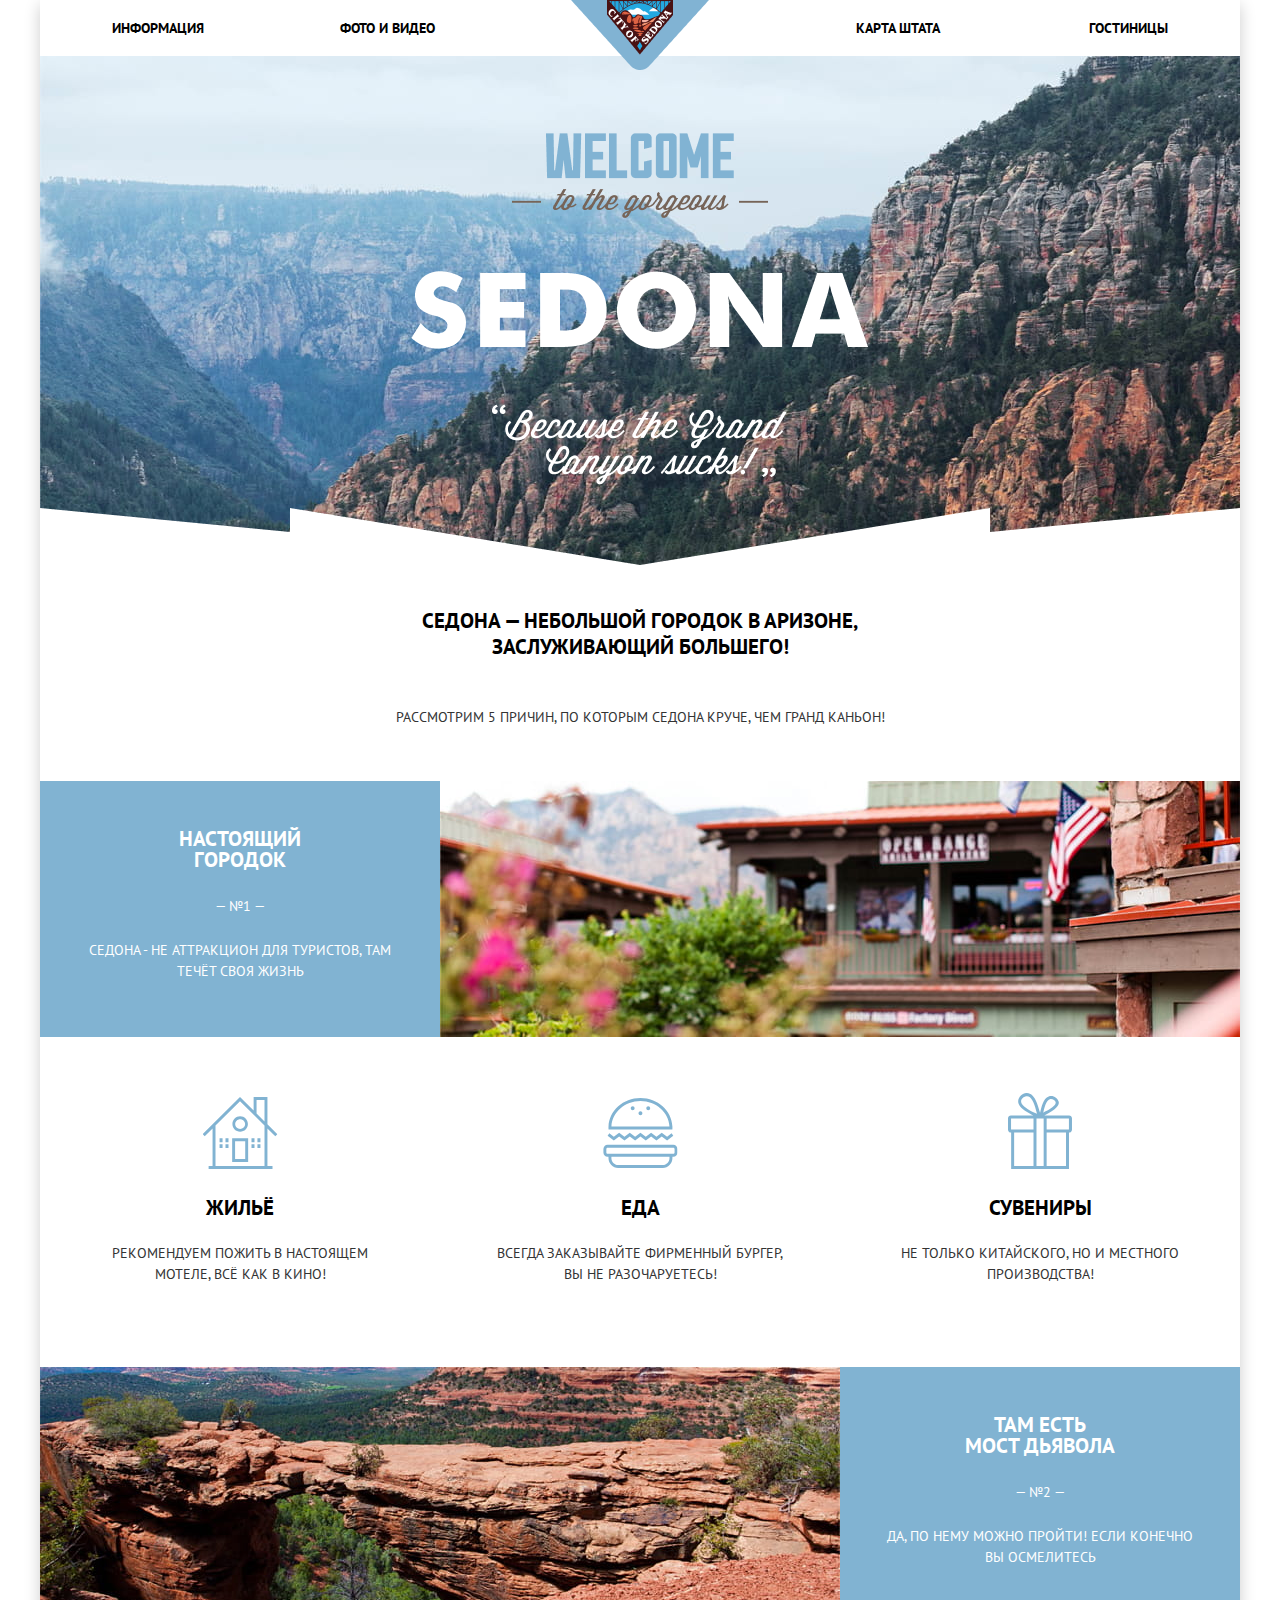
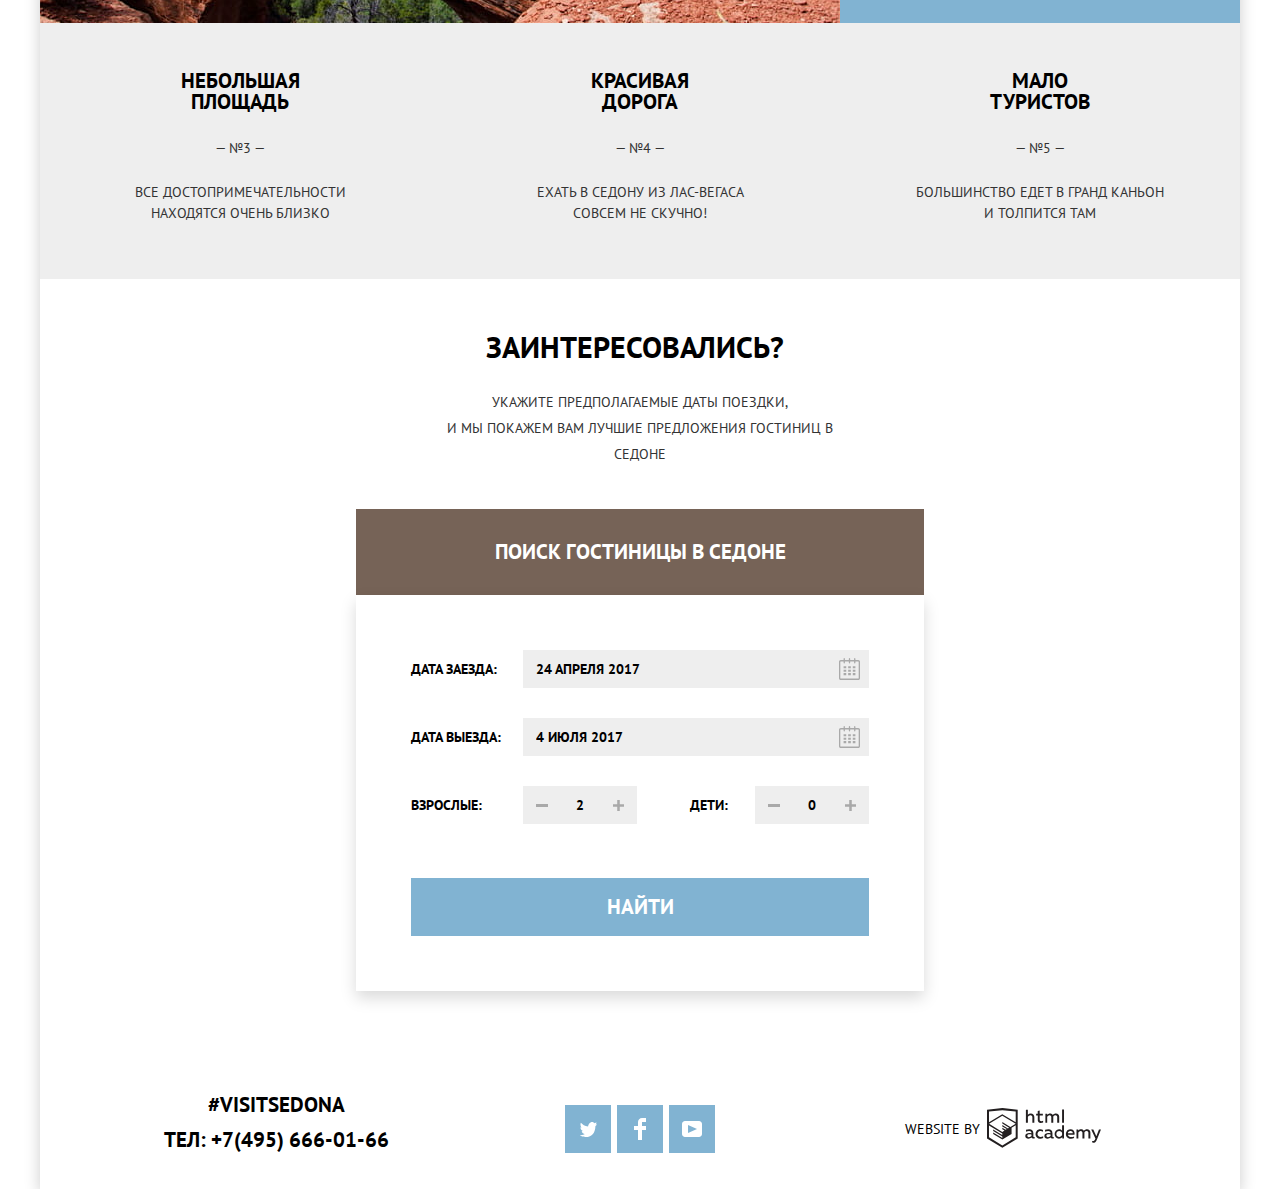
<file: index.html>
<!DOCTYPE html>
<html class="page" lang="ru">
  <head>
    <meta charset="utf-8">
    <title>Седона</title>
    <link rel="icon" href="favicon.ico">
    <link rel="icon" href="img/icons/icon.svg" type="image/svg+xml">
    <link rel="apple-touch-icon" href="img/icons/180.png">
    <link rel="manifest" href="manifest.webmanifest">
    <link rel="stylesheet" href="css/normalize.css">
    <link rel="stylesheet" href="css/style.min.css">
  </head>
  <body class="page-body">
    <header class="main-header">
      <nav class="nav">
        <a class="logo">
          <img src="img/logo.png" width="138" height="70" alt="Логотип города Седона">
        </a>
        <ul class="nav-list">
          <li class="nav-item"><a class="nav-link" href="#">Информация</a></li>
          <li class="nav-item"><a class="nav-link" href="#">Фото и видео</a></li>
          <li class="nav-item"><a class="nav-link" href="#">Карта штата</a></li>
          <li class="nav-item"><a class="nav-link" href="catalog.html">Гостиницы</a></li>
        </ul>
      </nav>
    </header>
    <main>
      <section class="intro">
        <h1 class="visually-hidden">Город Седона</h1>
        <p class="intro-image">
          <img class="intro-slogan" src="img/slogan.png" width="458" height="352" alt="Welcome to the gorgeous Sedona">
        </p>
        <p class="intro-info">Седона — небольшой городок в Аризоне, заслуживающий большего!</p>
      </section>
      <section class="advantages">
        <h2 class="visually-hidden">Преимущества Седоны</h2>
        <p class="advantages-list-caption">Рассмотрим 5 причин, по которым Седона круче, чем Гранд Каньон!</p>
        <ul class="advantages-list">
          <li class="advantage-item real-city">
            <div class="advantage-item-text">
              <h3 class="advantage-title">Настоящий городок</h3>
              <p class="advantage-number">— №1 —</p>
              <p class="advantage-description">Седона - не аттракцион для туристов, там течёт своя жизнь</p>
            </div>
            <ul class="features-list">
              <li class="feature-item">
                <h3 class="feature-title motel">Жильё</h3>
                <p class="feature-description">Рекомендуем пожить в настоящем мотеле, всё как в кино!</p>
              </li>
              <li class="feature-item">
                <h3 class="feature-title food">Еда</h3>
                <p class="feature-description">Всегда заказывайте фирменный бургер, вы не разочаруетесь!</p>
              </li>
              <li class="feature-item">
                <h3 class="feature-title gifts">Сувениры</h3>
                <p class="feature-description">Не только китайского, но и местного производства!</p>
              </li>
            </ul>
          </li>
          <li class="advantage-item devils-bridge">
            <div class="advantage-item-text">
              <h3 class="advantage-title">Там есть Мост дьявола</h3>
              <p class="advantage-number">— №2 —</p>
              <p class="advantage-description">Да, по нему можно пройти! Если конечно вы осмелитесь</p>
            </div>
          </li>
          <li class="advantage-item">
            <div class="advantage-item-text">
              <h3 class="advantage-title">Небольшая площадь</h3>
              <p class="advantage-number">— №3 —</p>
              <p class="advantage-description">Все достопримечательности находятся очень близко</p>
            </div>
          </li>
          <li class="advantage-item">
            <div class="advantage-item-text">
              <h3 class="advantage-title">Красивая дорога</h3>
              <p class="advantage-number">— №4 —</p>
              <p class="advantage-description">Ехать в Седону из Лас-Вегаса совсем не скучно!</p>
            </div>
          </li>
          <li class="advantage-item">
            <div class="advantage-item-text">
              <h3 class="advantage-title">Мало туристов</h3>
              <p class="advantage-number">— №5 —</p>
              <p class="advantage-description">Большинство едет в Гранд Каньон и толпится там</p>
            </div>
          </li>
        </ul>
      </section>
      <section class="booking">
        <h2 class="visually-hidden">Поиск гостиницы в Седоне</h2>
        <p class="booking-caption">Заинтересовались?</p>
        <p class="booking-info">Укажите предполагаемые даты поездки,<br>
          и мы покажем вам лучшие предложения гостиниц в Cедоне</p>
        <button class="button button-hazel button-search-form" type="button"><span class="button-content">Поиск гостиницы в Седоне</span></button>
        <div class="booking_container">
          <form class="booking-form" action="https://echo.htmlacademy.ru" method="post">
            <p class="booking-item">
              <label for="check-in-date">Дата заезда:</label>
              <input class="booking-input" type="text" id="check-in-date" name="check-in" placeholder="24 апреля 2017">
              <button class="calendar-button" type="button" aria-label="Выбор даты заезда">
                <svg aria-hidden="true" focusable="false" class="calendar" width="21" height="23" viewBox="0 0 21 23" fill="none" xmlns="http://www.w3.org/2000/svg">
                  <path fill-rule="evenodd" clip-rule="evenodd" d="M16.406 3.02498H19.251C20.217 3.02498 21 3.84698 21 4.86198V21.164C21 22.179 20.217 23 19.251 23H1.75C0.784 23 0 22.179 0 21.164V4.86198C0 3.84698 0.784 3.02498 1.75 3.02498H4.593V1.64798C4.593 1.26698 4.887 0.958984 5.25 0.958984C5.612 0.958984 5.906 1.26698 5.906 1.64798V3.02498H9.844V1.64798C9.844 1.26698 10.138 0.958984 10.501 0.958984C10.862 0.958984 11.156 1.26698 11.156 1.64798V3.02498H15.094V1.64798C15.094 1.26698 15.387 0.958984 15.75 0.958984C16.112 0.958984 16.406 1.26698 16.406 1.64798V3.02498ZM19.5646 21.484C19.6466 21.3979 19.691 21.2828 19.688 21.164H19.689V4.86198C19.689 4.60898 19.493 4.40298 19.252 4.40298H16.407V5.78098C16.407 6.16198 16.113 6.46998 15.751 6.46998C15.388 6.46998 15.095 6.16198 15.095 5.78098V4.40298H11.157V5.78098C11.157 6.16198 10.863 6.46998 10.502 6.46998C10.139 6.46998 9.845 6.16198 9.845 5.78098V4.40298H5.907V5.78098C5.907 6.16198 5.613 6.46998 5.251 6.46998C4.888 6.46998 4.594 6.16198 4.594 5.78098V4.40298H1.75C1.50263 4.40953 1.30696 4.61458 1.312 4.86198V21.164C1.30696 21.4114 1.50263 21.6164 1.75 21.623H19.251C19.3698 21.6201 19.4826 21.5701 19.5646 21.484Z" fill="#a9a9a9"/>
                  <path fill-rule="evenodd" clip-rule="evenodd" d="M4.59399 9.2251H7.21899V11.2911H4.59399V9.2251ZM4.59399 12.6681H7.21899V14.7351H4.59399V12.6681ZM7.21899 16.1121H4.59399V18.1781H7.21899V16.1121ZM9.18799 16.1121H11.813V18.1781H9.18799V16.1121ZM11.813 12.6681H9.18799V14.7351H11.813V12.6681ZM9.18799 9.2251H11.813V11.2911H9.18799V9.2251ZM16.406 16.1121H13.781V18.1781H16.406V16.1121ZM13.781 12.6681H16.406V14.7351H13.781V12.6681ZM16.406 9.2251H13.781V11.2911H16.406V9.2251Z" fill="#a9a9a9"/>
                </svg>
              </button>
            </p>
            <p class="booking-item">
              <label for="check-out-date">Дата выезда:</label>
              <input class="booking-input" type="text" id="check-out-date" name="check-out" placeholder="4 июля 2017">
              <button class="calendar-button" type="button" aria-label="Выбор даты выезда">
                <svg aria-hidden="true" focusable="false" class="calendar" width="21" height="23" viewBox="0 0 21 23" fill="none" xmlns="http://www.w3.org/2000/svg">
                  <path fill-rule="evenodd" clip-rule="evenodd" d="M16.406 3.02498H19.251C20.217 3.02498 21 3.84698 21 4.86198V21.164C21 22.179 20.217 23 19.251 23H1.75C0.784 23 0 22.179 0 21.164V4.86198C0 3.84698 0.784 3.02498 1.75 3.02498H4.593V1.64798C4.593 1.26698 4.887 0.958984 5.25 0.958984C5.612 0.958984 5.906 1.26698 5.906 1.64798V3.02498H9.844V1.64798C9.844 1.26698 10.138 0.958984 10.501 0.958984C10.862 0.958984 11.156 1.26698 11.156 1.64798V3.02498H15.094V1.64798C15.094 1.26698 15.387 0.958984 15.75 0.958984C16.112 0.958984 16.406 1.26698 16.406 1.64798V3.02498ZM19.5646 21.484C19.6466 21.3979 19.691 21.2828 19.688 21.164H19.689V4.86198C19.689 4.60898 19.493 4.40298 19.252 4.40298H16.407V5.78098C16.407 6.16198 16.113 6.46998 15.751 6.46998C15.388 6.46998 15.095 6.16198 15.095 5.78098V4.40298H11.157V5.78098C11.157 6.16198 10.863 6.46998 10.502 6.46998C10.139 6.46998 9.845 6.16198 9.845 5.78098V4.40298H5.907V5.78098C5.907 6.16198 5.613 6.46998 5.251 6.46998C4.888 6.46998 4.594 6.16198 4.594 5.78098V4.40298H1.75C1.50263 4.40953 1.30696 4.61458 1.312 4.86198V21.164C1.30696 21.4114 1.50263 21.6164 1.75 21.623H19.251C19.3698 21.6201 19.4826 21.5701 19.5646 21.484Z" fill="#a9a9a9"/>
                  <path fill-rule="evenodd" clip-rule="evenodd" d="M4.59399 9.2251H7.21899V11.2911H4.59399V9.2251ZM4.59399 12.6681H7.21899V14.7351H4.59399V12.6681ZM7.21899 16.1121H4.59399V18.1781H7.21899V16.1121ZM9.18799 16.1121H11.813V18.1781H9.18799V16.1121ZM11.813 12.6681H9.18799V14.7351H11.813V12.6681ZM9.18799 9.2251H11.813V11.2911H9.18799V9.2251ZM16.406 16.1121H13.781V18.1781H16.406V16.1121ZM13.781 12.6681H16.406V14.7351H13.781V12.6681ZM16.406 9.2251H13.781V11.2911H16.406V9.2251Z" fill="#a9a9a9"/>
                </svg>
              </button>
            </p>
            <p class="booking-item">
              <label for="adults-number">Взрослые:</label>
              <button class="minus-button" type="button" aria-label="Уменьшить количество">
                <svg aria-hidden="true" focusable="false" class="minus" width="12" height="3" viewBox="0 0 12 3" fill="none" xmlns="http://www.w3.org/2000/svg">
                  <rect width="12" height="3" fill="#a9a9a9"/>
                </svg>
              </button>
              <input class="booking-input" type="text" id="adults-number" name="adults" value="2">
              <button class="plus-button" type="button" aria-label="Увеличить количество">
                <svg aria-hidden="true" focusable="false" class="plus" width="11" height="11" viewBox="0 0 11 11" fill="none" xmlns="http://www.w3.org/2000/svg">
                  <path fill-rule="evenodd" clip-rule="evenodd" d="M4.23086 6.76932V11H6.76932V6.76932H11V4.23086H6.76932V0H4.23085V4.23086H0V6.76932H4.23086Z" fill="#a9a9a9"/>
                </svg>
              </button>
            </p>
            <p class="booking-item">
              <label for="children-number">Дети:</label>
              <button class="minus-button" type="button" aria-label="Уменьшить количество">
                <svg aria-hidden="true" focusable="false" class="minus" width="12" height="3" viewBox="0 0 12 3" fill="none" xmlns="http://www.w3.org/2000/svg">
                  <rect width="12" height="3" fill="#a9a9a9"/>
                </svg>
              </button>
              <input class="booking-input" type="text" id="children-number" name="children" value="0">
              <button class="plus-button" type="button" aria-label="Увеличить количество">
                <svg aria-hidden="true" focusable="false" class="plus" width="11" height="11" viewBox="0 0 11 11" fill="none" xmlns="http://www.w3.org/2000/svg">
                  <path fill-rule="evenodd" clip-rule="evenodd" d="M4.23086 6.76932V11H6.76932V6.76932H11V4.23086H6.76932V0H4.23085V4.23086H0V6.76932H4.23086Z" fill="#a9a9a9"/>
                </svg>
              </button>
            </p>
            <button class="button button-blue button-search" type="submit"><span class="button-content">Найти</span></button>
          </form>
          <iframe class="map" src="https://www.google.com/maps/embed?pb=!1m18!1m12!1m3!1d838251.8609511019!2d-112.06190084494688!3d34.84563916322177!2m3!1f0!2f0!3f0!3m2!1i1024!2i768!4f13.1!3m3!1m2!1s0x872da132f942b00d%3A0x5548c523fa6c8efd!2z0KHQtdC00L7QvdCwLCDQkNGA0LjQt9C-0L3QsCA4NjMzNiwg0KHQqNCQ!5e0!3m2!1sru!2sby!4v1615929877086!5m2!1sru!2sby" width="1200" height="594" allowfullscreen title="Расположение на карте города Седона, штат Аризона, США"></iframe>
        </div>
      </section>
    </main>
    <footer class="main-footer main-page-footer">
      <div class="container">
        <section class="contacts">
          <h2 class="visually-hidden">Контакты</h2>
          <p class="contacts-hashtag">#visitSEDONA</p>
          <p class="contacts-phone">ТЕЛ: <a href="tel:+74956660166">+7(495) 666-01-66</a></p>
        </section>
        <section class="socials">
          <h2 class="visually-hidden">Социальные сети</h2>
          <ul class="socials-list">
            <li>
              <a class="social-button button-blue" href="#" aria-label="Twitter">
                <svg aria-hidden="true" focusable="false" width="17" height="17" viewBox="0 0 17 17" fill="none" xmlns="http://www.w3.org/2000/svg">
                  <path class="button-icon" d="M10.95 1.14409C12.635 0.648089 13.934 1.41409 14.527 2.32309C15.2 2.09209 15.858 1.84209 16.538 1.61509C16.5249 2.30145 16.2117 2.94761 15.681 3.38309C16.366 3.55309 16.985 2.89209 16.985 2.89209C16.816 3.89209 15.979 4.68009 15.422 4.91609C15.191 11.6661 12.247 16.1331 5.34498 15.9981H4.89898C4.48898 15.9981 0.734977 15.5381 0.000976562 14.1111C2.27198 14.3071 3.89398 13.6891 4.69398 12.9341C3.73398 12.6341 2.01498 12.4571 1.71498 9.98409C2.06398 10.0901 2.27898 10.2121 2.90498 10.1031C1.70498 9.24709 0.373977 8.53009 0.447977 6.33009C0.732977 6.65809 1.51498 6.86609 1.78798 6.80209C1.08498 6.56109 -0.182023 3.44209 0.893977 1.85009C2.71198 3.70409 4.62898 5.45609 8.04598 5.62309C8.25398 3.33009 9.18298 1.79309 10.95 1.14409Z" fill="#ffffff"/>
                </svg>
              </a>
            </li>
            <li>
              <a class="social-button button-blue" href="#" aria-label="Facebook">
                <svg aria-hidden="true" focusable="false" width="12" height="22" viewBox="0 0 12 22" fill="none" xmlns="http://www.w3.org/2000/svg">
                  <path class="button-icon" d="M12 4V0H8C5.79086 0 4 1.79086 4 4V8H0V12H4V22H8V12H12V8H8V4H12Z" fill="#ffffff"/>
                </svg>
              </a>
            </li>
            <li>
              <a class="social-button button-blue" href="#" aria-label="YouTube">
                <svg aria-hidden="true" focusable="false" width="20" height="16" viewBox="0 0 20 16" fill="none" xmlns="http://www.w3.org/2000/svg">
                  <path class="button-icon" fill-rule="evenodd" clip-rule="evenodd" d="M3 0H17C18.65 0 20 1.35 20 3V13C20 14.65 18.65 16 17 16H3C1.35 16 0 14.65 0 13V3C0 1.35 1.35 0 3 0ZM6.027 4.002V11.998L15.014 8L6.027 4.002Z" fill="#ffffff"/>
                </svg>
              </a>
            </li>
          </ul>
        </section>
        <p class="copyright">
          <span class="copyright-dev">Website by</span>
          <a class="copyright-logo" href="https://htmlacademy.ru/intensive/htmlcss" aria-label="Сайт HTML Academy">
            <svg aria-hidden="true" focusable="false" width="115" height="41" viewBox="0 0 115 41" fill="none" xmlns="http://www.w3.org/2000/svg">
              <path class="button-icon" fill-rule="evenodd" clip-rule="evenodd" d="M15.5197 1.05737H15.3509L0 2.71895V31.4945L15.3509 40.8382L30.7018 31.4945V2.71895L15.5197 1.05737ZM77.0183 2.62185H75.0876V15.7311H77.0183V2.62185ZM40.8619 2.63264V7.76843C41.6131 6.9864 42.6386 6.5436 43.7105 6.53843C44.6823 6.47908 45.6329 6.84495 46.3253 7.54479C47.0177 8.24462 47.3866 9.21244 47.3399 10.2068V15.7634H45.367V10.4658C45.4231 9.94897 45.2754 9.43059 44.9566 9.02553C44.6377 8.62047 44.174 8.36218 43.6683 8.3079H43.3518C42.3456 8.36979 41.4321 8.9295 40.9041 9.80764V15.7634H38.8995V2.63264H40.8619ZM77.0183 31.4837H75.2775V30.0595C74.4828 31.1353 73.23 31.7538 71.9119 31.7211C69.4751 31.5528 67.5825 29.4822 67.5825 26.9845C67.5825 24.4867 69.4751 22.4162 71.9119 22.2479C73.1195 22.2052 74.2818 22.7203 75.0771 23.6505V18.3205H77.0183V31.4837ZM47.0656 30.0595C47.263 30.0515 47.4583 30.0152 47.6459 29.9516V31.3866C47.2482 31.5404 46.826 31.6172 46.4009 31.6132C45.6482 31.6769 44.9394 31.2429 44.639 30.5342C43.7036 31.31 42.5302 31.7227 41.3261 31.6995C39.733 31.6995 38.256 30.804 38.256 28.9482C38.256 26.65 40.3661 25.9379 42.1702 25.9379C42.9402 25.9505 43.707 26.0408 44.4596 26.2076V25.884C44.4596 24.805 43.6578 23.9742 42.1491 23.9742C41.0585 23.9764 39.9804 24.2116 38.9839 24.6647V22.8305C40.0678 22.451 41.204 22.2506 42.3495 22.2371C44.8394 22.2371 46.3693 23.4455 46.3693 26.1753V29.4121C46.3546 29.5668 46.401 29.721 46.4981 29.8406C46.5951 29.9601 46.7349 30.035 46.8862 30.0487H47.0656V30.0595ZM40.2711 28.8403C40.298 29.229 40.4761 29.5905 40.7655 29.844C41.055 30.0974 41.4317 30.2217 41.8115 30.189H41.9275C42.8819 30.1906 43.7973 29.8022 44.4702 29.11V27.5779C43.842 27.4414 43.2026 27.3655 42.5605 27.3513C41.5055 27.3513 40.2817 27.7074 40.2817 28.8403H40.2711ZM56.0229 22.9384C55.1962 22.4632 54.2596 22.2246 53.3115 22.2479H52.9422C51.7332 22.2873 50.5891 22.8166 49.7619 23.7192C48.9347 24.6218 48.4923 25.8236 48.5321 27.06V27.5024C48.6957 30.0004 50.805 31.8921 53.2482 31.7318C54.2519 31.7555 55.2477 31.5452 56.1601 31.1168V29.2718C55.3769 29.7215 54.4945 29.9591 53.5963 29.9624C52.5199 30.0288 51.4963 29.4793 50.9385 28.5356C50.3806 27.5918 50.3806 26.4095 50.9385 25.4658C51.4963 24.522 52.5199 23.9725 53.5963 24.039C54.461 24.0357 55.3066 24.2989 56.0229 24.7942V22.9384ZM66.1514 30.0595C66.3488 30.0515 66.5441 30.0152 66.7317 29.9516V31.3866C66.334 31.5404 65.9118 31.6172 65.4867 31.6132C64.734 31.6769 64.0252 31.2429 63.7248 30.5342C62.7894 31.31 61.616 31.7227 60.4119 31.6995C58.8188 31.6995 57.3417 30.804 57.3417 28.9482C57.3417 26.65 59.4518 25.9379 61.256 25.9379C62.0259 25.9505 62.7928 26.0408 63.5454 26.2076V25.884C63.5454 24.805 62.7436 23.9742 61.2349 23.9742C60.1443 23.9764 59.0662 24.2116 58.0697 24.6647V22.8305C59.1536 22.451 60.2897 22.2506 61.4353 22.2371C63.9252 22.2371 65.455 23.4455 65.455 26.1753V29.4121C65.4404 29.5668 65.4868 29.721 65.5838 29.8406C65.6809 29.9601 65.8207 30.035 65.972 30.0487H66.1514V30.0595ZM59.855 29.8481C59.5632 29.5943 59.3837 29.2311 59.3569 28.8403H59.378C59.378 27.7074 60.5385 27.3513 61.6569 27.3513C62.299 27.3655 62.9383 27.4414 63.5665 27.5779V29.11C62.8937 29.8022 61.9782 30.1906 61.0239 30.189H60.9078C60.5263 30.2247 60.1469 30.1019 59.855 29.8481ZM69.3271 26.9305C69.3271 25.2859 70.6308 23.9526 72.239 23.9526L72.2601 24.0066C73.4742 24.0066 74.5742 24.7382 75.0665 25.8732V28.0311C74.5856 29.1871 73.4673 29.9296 72.239 29.9084C70.6308 29.9084 69.3271 28.5752 69.3271 26.9305ZM83.3486 22.2479C86.8408 22.2479 88.0541 25.1395 87.4844 27.7397H80.922C81.1436 29.3582 82.6839 30.0163 84.2876 30.0163C85.2509 30.0196 86.2027 29.8021 87.0729 29.3797V31.1061C86.0736 31.5421 84.9939 31.7519 83.9078 31.7211C81.2385 31.7211 78.8963 30.189 78.8963 26.9521C78.8362 25.7502 79.2482 24.5736 80.0408 23.6841C80.8334 22.7945 81.9408 22.2658 83.1165 22.2155H83.3486V22.2479ZM80.8693 26.1753C80.9704 24.8237 82.1216 23.8104 83.4436 23.9095H83.4858C84.1064 23.8531 84.7196 24.08 85.1612 24.5295C85.6028 24.979 85.8275 25.6051 85.7752 26.24H80.8693V26.1753ZM89.489 31.4621V22.4961H91.2298V23.575C91.9777 22.7197 93.041 22.2229 94.1628 22.2047C95.2951 22.1328 96.3712 22.7163 96.9482 23.7153C97.7407 22.8335 98.8477 22.3161 100.018 22.2803C100.952 22.2327 101.859 22.6011 102.507 23.2901C103.154 23.9792 103.478 24.9213 103.394 25.8732V31.4837H101.39V25.9271C101.437 25.4734 101.306 25.0191 101.024 24.6647C100.743 24.3104 100.336 24.0852 99.8917 24.039H99.6174C98.7512 24.0941 97.9525 24.536 97.4335 25.2474V31.4837H95.4289V25.9271C95.4728 25.47 95.3357 25.0139 95.0481 24.6611C94.7606 24.3082 94.3467 24.088 93.8991 24.0497H93.6881C92.7466 24.1344 91.8915 24.6449 91.3564 25.4416V31.5161H89.5312L89.489 31.4621ZM113.977 22.4745H111.972L109.324 29.2718L106.306 22.4853H104.196L108.417 31.5484L108.237 32.0016C107.72 33.3611 107.003 34.0516 106.053 34.0516C105.75 34.0548 105.447 34.0112 105.156 33.9221V35.6161C105.536 35.7125 105.926 35.7632 106.317 35.7671C107.646 35.7671 108.902 35.0226 109.851 32.6813L113.977 22.4745ZM52.689 6.78658V3.54974L50.7266 4.01369V6.73264H49.144V8.49132H50.7899V12.9905C50.7231 13.817 51.0244 14.6301 51.61 15.2038C52.1955 15.7775 53.0028 16.0505 53.8073 15.9468C54.5996 15.9535 55.3875 15.8259 56.139 15.5692V13.8429C55.5727 14.0781 54.9672 14.199 54.356 14.199C53.2165 14.199 52.689 13.8105 52.689 12.6237V8.5129H55.8541V6.78658H52.689ZM58.3862 15.7526V6.75421H60.1376V7.83316C60.8811 6.97655 61.9403 6.476 63.0601 6.45211C64.1624 6.38099 65.2146 6.93142 65.8032 7.88711C66.5958 7.00534 67.7028 6.48794 68.8734 6.45211C69.8138 6.41462 70.7233 6.79859 71.364 7.50353C72.0046 8.20846 72.3126 9.16418 72.2073 10.1205V15.7418H70.2028V10.1853C70.2499 9.73151 70.1184 9.27721 69.8373 8.92287C69.5561 8.56853 69.1485 8.34334 68.7046 8.29711H68.4619C67.5957 8.35228 66.797 8.7942 66.278 9.50553V15.7418H64.2734V10.1853C64.3206 9.73151 64.1891 9.27721 63.9079 8.92287C63.6268 8.56853 63.2191 8.34334 62.7752 8.29711H62.5326C61.5911 8.38181 60.736 8.89229 60.2009 9.68895V15.7634H58.3862V15.7526ZM28.6972 30.3033L28.7078 30.2968L28.6972 30.3184V30.3033ZM28.6972 18.3205V30.3033L15.3509 38.4321L2.00459 30.3184V18.5147L15.2876 26.6068V28.0311L6.18257 22.5284V23.9418L15.3404 29.5632V31.0629L6.19312 25.4955V26.9521L15.3509 32.5734L24.5826 26.9197V20.8129L28.6972 18.3205ZM28.7078 16.7776L25.0362 18.9355L23.3482 20.0145L15.3087 15.0837V16.4971L22.156 20.7266L22.0083 20.8237L20.9532 21.4063L15.2876 17.9537V19.3995L19.761 22.1184L18.706 22.8413L15.3298 20.7913V22.2047L17.5454 23.5426L15.2982 24.9021L2.11009 16.864L15.3087 8.72869L28.7078 16.7776ZM15.2876 7.27211L28.7078 15.3534V4.56395L15.3615 3.12895L2.01514 4.56395V15.3534L15.2876 7.27211Z" fill="#231f20"/>
            </svg>
          </a>
        </p>
      </div>
    </footer>
  </body>
</html>
</file>
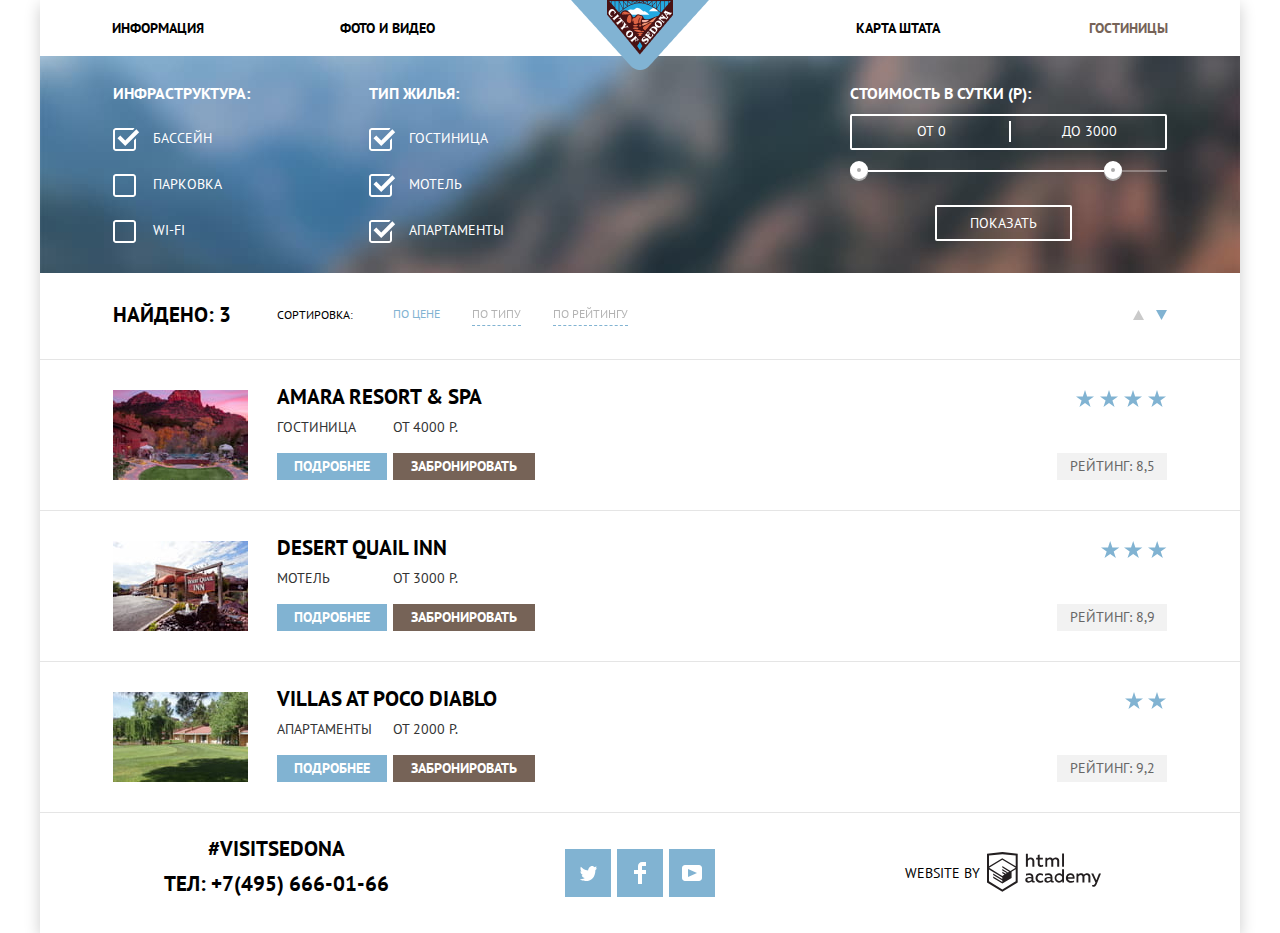
<file: catalog.html>
<!DOCTYPE html>
<html class="page" lang="ru">
  <head>
    <meta charset="utf-8">
    <title>Седона</title>
    <link rel="icon" href="favicon.ico">
    <link rel="icon" href="img/icons/icon.svg" type="image/svg+xml">
    <link rel="apple-touch-icon" href="img/icons/180.png">
    <link rel="manifest" href="manifest.webmanifest">
    <link rel="stylesheet" href="css/normalize.css">
    <link rel="stylesheet" href="css/style.min.css">
  </head>
  <body class="page-body">
    <header class="main-header">
      <nav class="nav">
        <a class="logo" href="index.html" aria-label="Главная страница">
          <img src="img/logo.png" width="138" height="70" alt="Логотип города Седона">
        </a>
        <ul class="nav-list">
          <li class="nav-item"><a class="nav-link" href="#">Информация</a></li>
          <li class="nav-item"><a class="nav-link" href="#">Фото и видео</a></li>
          <li class="nav-item"><a class="nav-link" href="#">Карта штата</a></li>
          <li class="nav-item nav-item-current"><a class="nav-link" href="catalog.html">Гостиницы</a></li>
        </ul>
      </nav>
    </header>
    <main>
      <h1 class="visually-hidden">Гостиницы в Седоне</h1>
      <section class="filters">
        <div class="container">
          <h2 class="visually-hidden">Фильтры поиска гостиниц</h2>
          <form class="filter-form" action="https://echo.htmlacademy.ru" method="get">
            <fieldset class="left-column infrastructure-options">
              <legend class="set-caption">Инфраструктура:</legend>
              <ul>
                <li class="filter-option">
                  <input class="visually-hidden filter-input-checkbox" type="checkbox" name="pool" id="filter-pool" checked>
                  <label for="filter-pool">Бассейн</label>
                </li>
                <li class="filter-option">
                  <input class="visually-hidden filter-input-checkbox" type="checkbox" name="parking" id="filter-parking">
                  <label for="filter-parking">Парковка</label>
                </li>
                <li class="filter-option">
                  <input class="visually-hidden filter-input-checkbox" type="checkbox" name="wi-fi" id="filter-wi-fi">
                  <label for="filter-wi-fi">Wi-Fi</label>
                </li>
              </ul>
            </fieldset>
            <fieldset class="left-column type-options">
              <legend class="set-caption">Тип жилья:</legend>
              <ul>
                <li class="filter-option">
                  <input class="visually-hidden filter-input-checkbox" type="checkbox" name="hotel" id="filter-hotel" checked>
                  <label for="filter-hotel">Гостиница</label>
                </li>
                <li class="filter-option">
                  <input class="visually-hidden filter-input-checkbox" type="checkbox" name="motel" id="filter-motel" checked>
                  <label for="filter-motel">Мотель</label>
                </li>
                <li class="filter-option">
                  <input class="visually-hidden filter-input-checkbox" type="checkbox" name="apartments" id="filter-apartments" checked>
                  <label for="filter-apartments">Апартаменты</label>
                </li>
              </ul>
            </fieldset>
            <div class="right-column">
              <fieldset class="price-options">
                <legend class="set-caption">Стоимость в сутки (Р):</legend>
                <div class="range-filter">
                  <div class="price-controls">
                    <div class="price-controls-column">
                      <div class="price-min">
                        <label for="min-price">от</label>
                        <input type="text" name="min-price" id="min-price" value="0">
                      </div>
                    </div>
                    <div class="price-controls-column">
                      <div class="price-max">
                        <label for="max-price">до</label>
                        <input type="text" name="max-price" id="max-price" value="3000">
                      </div>
                    </div>
                  </div>
                  <div class="range-controls">
                    <div class="scale">
                      <div class="bar" style="width: 80%; margin-left: 0"></div>
                    </div>
                    <div class="toggle toggle-min" tabindex="0" style="left: 0"></div>
                    <div class="toggle toggle-max" tabindex="0" style="left: 80%"></div>
                  </div>
                </div>
              </fieldset>
              <button class="button button-filter" type="submit">Показать</button>
            </div>
          </form>
        </div>
      </section>
      <section class="sort">
        <div class="container">
          <h2 class="visually-hidden">Сортировка результатов поиска гостиниц</h2>
          <span class="sort-result">Найдено: 3</span>
          <span class="sort-types">Сортировка:</span>
          <ul class="sort-option-list">
            <li class="sort-option sort-option-current">
              <a href="#">По цене</a>
            </li>
            <li class="sort-option">
              <a href="#">По типу</a>
            </li>
            <li class="sort-option">
              <a href="#">По рейтингу</a>
            </li>
            <li class="sort-option-order sort-option-order-up">
              <a href="#" aria-label="По возрастанию">
                <svg aria-hidden="true" focusable="false" width="11" height="10" viewBox="0 0 11 10" fill="none" xmlns="http://www.w3.org/2000/svg">
                  <path d="M5.5 0L0 10H11L5.5 0Z" fill="#cacaca"/>
                </svg>
              </a>
            </li>
            <li class="sort-option-order sort-option-order-down sort-option-current">
              <a href="#" aria-label="По убыванию">
                <svg aria-hidden="true" focusable="false" width="11" height="10" viewBox="0 0 11 10" fill="none" xmlns="http://www.w3.org/2000/svg">
                  <path d="M5.5 10L0 0H11" fill="#cacaca"/>
                </svg>
              </a>
            </li>
          </ul>
        </div>
      </section>
      <section class="catalog">
        <h2 class="visually-hidden">Результаты поиска гостиниц</h2>
        <ul class="catalog-list">
          <li class="catalog-item">
            <div class="image-container">
              <a href="#">
                <img class="catalog-item-image" src="img/amara-resort-spa.jpg" width="135" height="90" alt="Гостиница Amara Resort & Spa">
              </a>
            </div>
            <div class="info-container">
              <a href="#">
                <h3 class="catalog-item-title">Amara Resort & Spa</h3>
              </a>
              <div class="catalog-item-info">
                <p class="catalog-item-type">
                  <span class="type-info">Гостиница</span>
                  <button class="button button-blue button-details" type="button"><span class="button-content">Подробнее</span></button>
                </p>
                <p class="catalog-item-price">
                  <span class="price-info">От 4000 Р.</span>
                  <button class="button button-hazel button-booking" type="button"><span class="button-content">Забронировать</span></button>
                </p>
              </div>
            </div>
            <div class="rating-container">
              <p class="catalog-item-stars"></p>
              <p class="catalog-item-rating">Рейтинг: 8,5</p>
            </div>
          </li>
          <li class="catalog-item">
            <div class="image-container">
              <a href="#">
                <img class="catalog-item-image" src="img/desert-quail-inn.jpg" width="135" height="90" alt="Мотель Desert Quail Inn">
              </a>
            </div>
            <div class="info-container">
              <a href="#">
                <h3 class="catalog-item-title">Desert Quail Inn</h3>
              </a>
              <div class="catalog-item-info">
                <p class="catalog-item-type">
                  <span class="type-info">Мотель</span>
                  <button class="button button-blue button-details" type="button"><span class="button-content">Подробнее</span></button>
                </p>
                <p class="catalog-item-price">
                  <span class="price-info">От 3000 Р.</span>
                  <button class="button button-hazel button-booking" type="button"><span class="button-content">Забронировать</span></button>
                </p>
              </div>
            </div>
            <div class="rating-container">
              <p class="catalog-item-stars"></p>
              <p class="catalog-item-rating">Рейтинг: 8,9</p>
            </div>
          </li>
          <li class="catalog-item">
            <div class="image-container">
              <a href="#">
                <img class="catalog-item-image" src="img/villas-at-poco-diablo.jpg" width="135" height="90" alt="Апартаменты Villas at Poco Diablo">
              </a>
            </div>
            <div class="info-container">
              <a href="#">
                <h3 class="catalog-item-title">Villas at Poco Diablo</h3>
              </a>
              <div class="catalog-item-info">
                <p class="catalog-item-type">
                  <span class="type-info">Апартаменты</span>
                  <button class="button button-blue button-details" type="button"><span class="button-content">Подробнее</span></button>
                </p>
                <p class="catalog-item-price">
                  <span class="price-info">От 2000 Р.</span>
                  <button class="button button-hazel button-booking" type="button"><span class="button-content">Забронировать</span></button>
                </p>
              </div>
            </div>
            <div class="rating-container">
              <p class="catalog-item-stars"></p>
              <p class="catalog-item-rating">Рейтинг: 9,2</p>
            </div>
          </li>
        </ul>
      </section>
    </main>
    <footer class="main-footer">
      <div class="container">
        <section class="contacts">
          <h2 class="visually-hidden">Контакты</h2>
          <p class="contacts-hashtag">#visitSEDONA</p>
          <p class="contacts-phone">ТЕЛ: <a href="tel:+74956660166">+7(495) 666-01-66</a></p>
        </section>
        <section class="socials">
          <h2 class="visually-hidden">Социальные сети</h2>
          <ul class="socials-list">
            <li>
              <a class="social-button button-blue" href="#" aria-label="Twitter">
                <svg aria-hidden="true" focusable="false" width="17" height="17" viewBox="0 0 17 17" fill="none" xmlns="http://www.w3.org/2000/svg">
                  <path class="button-icon" d="M10.95 1.14409C12.635 0.648089 13.934 1.41409 14.527 2.32309C15.2 2.09209 15.858 1.84209 16.538 1.61509C16.5249 2.30145 16.2117 2.94761 15.681 3.38309C16.366 3.55309 16.985 2.89209 16.985 2.89209C16.816 3.89209 15.979 4.68009 15.422 4.91609C15.191 11.6661 12.247 16.1331 5.34498 15.9981H4.89898C4.48898 15.9981 0.734977 15.5381 0.000976562 14.1111C2.27198 14.3071 3.89398 13.6891 4.69398 12.9341C3.73398 12.6341 2.01498 12.4571 1.71498 9.98409C2.06398 10.0901 2.27898 10.2121 2.90498 10.1031C1.70498 9.24709 0.373977 8.53009 0.447977 6.33009C0.732977 6.65809 1.51498 6.86609 1.78798 6.80209C1.08498 6.56109 -0.182023 3.44209 0.893977 1.85009C2.71198 3.70409 4.62898 5.45609 8.04598 5.62309C8.25398 3.33009 9.18298 1.79309 10.95 1.14409Z" fill="#ffffff"/>
                </svg>
              </a>
            </li>
            <li>
              <a class="social-button button-blue" href="#" aria-label="Facebook">
                <svg aria-hidden="true" focusable="false" width="12" height="22" viewBox="0 0 12 22" fill="none" xmlns="http://www.w3.org/2000/svg">
                  <path class="button-icon" d="M12 4V0H8C5.79086 0 4 1.79086 4 4V8H0V12H4V22H8V12H12V8H8V4H12Z" fill="#ffffff"/>
                </svg>
              </a>
            </li>
            <li>
              <a class="social-button button-blue" href="#" aria-label="YouTube">
                <svg aria-hidden="true" focusable="false" width="20" height="16" viewBox="0 0 20 16" fill="none" xmlns="http://www.w3.org/2000/svg">
                  <path class="button-icon" fill-rule="evenodd" clip-rule="evenodd" d="M3 0H17C18.65 0 20 1.35 20 3V13C20 14.65 18.65 16 17 16H3C1.35 16 0 14.65 0 13V3C0 1.35 1.35 0 3 0ZM6.027 4.002V11.998L15.014 8L6.027 4.002Z" fill="#ffffff"/>
                </svg>
              </a>
            </li>
          </ul>
        </section>
        <p class="copyright">
          <span class="copyright-dev">Website by</span>
          <a class="copyright-logo" href="https://htmlacademy.ru/intensive/htmlcss" aria-label="Сайт HTML Academy">
            <svg aria-hidden="true" focusable="false" width="115" height="41" viewBox="0 0 115 41" fill="none" xmlns="http://www.w3.org/2000/svg">
              <path class="button-icon" fill-rule="evenodd" clip-rule="evenodd" d="M15.5197 1.05737H15.3509L0 2.71895V31.4945L15.3509 40.8382L30.7018 31.4945V2.71895L15.5197 1.05737ZM77.0183 2.62185H75.0876V15.7311H77.0183V2.62185ZM40.8619 2.63264V7.76843C41.6131 6.9864 42.6386 6.5436 43.7105 6.53843C44.6823 6.47908 45.6329 6.84495 46.3253 7.54479C47.0177 8.24462 47.3866 9.21244 47.3399 10.2068V15.7634H45.367V10.4658C45.4231 9.94897 45.2754 9.43059 44.9566 9.02553C44.6377 8.62047 44.174 8.36218 43.6683 8.3079H43.3518C42.3456 8.36979 41.4321 8.9295 40.9041 9.80764V15.7634H38.8995V2.63264H40.8619ZM77.0183 31.4837H75.2775V30.0595C74.4828 31.1353 73.23 31.7538 71.9119 31.7211C69.4751 31.5528 67.5825 29.4822 67.5825 26.9845C67.5825 24.4867 69.4751 22.4162 71.9119 22.2479C73.1195 22.2052 74.2818 22.7203 75.0771 23.6505V18.3205H77.0183V31.4837ZM47.0656 30.0595C47.263 30.0515 47.4583 30.0152 47.6459 29.9516V31.3866C47.2482 31.5404 46.826 31.6172 46.4009 31.6132C45.6482 31.6769 44.9394 31.2429 44.639 30.5342C43.7036 31.31 42.5302 31.7227 41.3261 31.6995C39.733 31.6995 38.256 30.804 38.256 28.9482C38.256 26.65 40.3661 25.9379 42.1702 25.9379C42.9402 25.9505 43.707 26.0408 44.4596 26.2076V25.884C44.4596 24.805 43.6578 23.9742 42.1491 23.9742C41.0585 23.9764 39.9804 24.2116 38.9839 24.6647V22.8305C40.0678 22.451 41.204 22.2506 42.3495 22.2371C44.8394 22.2371 46.3693 23.4455 46.3693 26.1753V29.4121C46.3546 29.5668 46.401 29.721 46.4981 29.8406C46.5951 29.9601 46.7349 30.035 46.8862 30.0487H47.0656V30.0595ZM40.2711 28.8403C40.298 29.229 40.4761 29.5905 40.7655 29.844C41.055 30.0974 41.4317 30.2217 41.8115 30.189H41.9275C42.8819 30.1906 43.7973 29.8022 44.4702 29.11V27.5779C43.842 27.4414 43.2026 27.3655 42.5605 27.3513C41.5055 27.3513 40.2817 27.7074 40.2817 28.8403H40.2711ZM56.0229 22.9384C55.1962 22.4632 54.2596 22.2246 53.3115 22.2479H52.9422C51.7332 22.2873 50.5891 22.8166 49.7619 23.7192C48.9347 24.6218 48.4923 25.8236 48.5321 27.06V27.5024C48.6957 30.0004 50.805 31.8921 53.2482 31.7318C54.2519 31.7555 55.2477 31.5452 56.1601 31.1168V29.2718C55.3769 29.7215 54.4945 29.9591 53.5963 29.9624C52.5199 30.0288 51.4963 29.4793 50.9385 28.5356C50.3806 27.5918 50.3806 26.4095 50.9385 25.4658C51.4963 24.522 52.5199 23.9725 53.5963 24.039C54.461 24.0357 55.3066 24.2989 56.0229 24.7942V22.9384ZM66.1514 30.0595C66.3488 30.0515 66.5441 30.0152 66.7317 29.9516V31.3866C66.334 31.5404 65.9118 31.6172 65.4867 31.6132C64.734 31.6769 64.0252 31.2429 63.7248 30.5342C62.7894 31.31 61.616 31.7227 60.4119 31.6995C58.8188 31.6995 57.3417 30.804 57.3417 28.9482C57.3417 26.65 59.4518 25.9379 61.256 25.9379C62.0259 25.9505 62.7928 26.0408 63.5454 26.2076V25.884C63.5454 24.805 62.7436 23.9742 61.2349 23.9742C60.1443 23.9764 59.0662 24.2116 58.0697 24.6647V22.8305C59.1536 22.451 60.2897 22.2506 61.4353 22.2371C63.9252 22.2371 65.455 23.4455 65.455 26.1753V29.4121C65.4404 29.5668 65.4868 29.721 65.5838 29.8406C65.6809 29.9601 65.8207 30.035 65.972 30.0487H66.1514V30.0595ZM59.855 29.8481C59.5632 29.5943 59.3837 29.2311 59.3569 28.8403H59.378C59.378 27.7074 60.5385 27.3513 61.6569 27.3513C62.299 27.3655 62.9383 27.4414 63.5665 27.5779V29.11C62.8937 29.8022 61.9782 30.1906 61.0239 30.189H60.9078C60.5263 30.2247 60.1469 30.1019 59.855 29.8481ZM69.3271 26.9305C69.3271 25.2859 70.6308 23.9526 72.239 23.9526L72.2601 24.0066C73.4742 24.0066 74.5742 24.7382 75.0665 25.8732V28.0311C74.5856 29.1871 73.4673 29.9296 72.239 29.9084C70.6308 29.9084 69.3271 28.5752 69.3271 26.9305ZM83.3486 22.2479C86.8408 22.2479 88.0541 25.1395 87.4844 27.7397H80.922C81.1436 29.3582 82.6839 30.0163 84.2876 30.0163C85.2509 30.0196 86.2027 29.8021 87.0729 29.3797V31.1061C86.0736 31.5421 84.9939 31.7519 83.9078 31.7211C81.2385 31.7211 78.8963 30.189 78.8963 26.9521C78.8362 25.7502 79.2482 24.5736 80.0408 23.6841C80.8334 22.7945 81.9408 22.2658 83.1165 22.2155H83.3486V22.2479ZM80.8693 26.1753C80.9704 24.8237 82.1216 23.8104 83.4436 23.9095H83.4858C84.1064 23.8531 84.7196 24.08 85.1612 24.5295C85.6028 24.979 85.8275 25.6051 85.7752 26.24H80.8693V26.1753ZM89.489 31.4621V22.4961H91.2298V23.575C91.9777 22.7197 93.041 22.2229 94.1628 22.2047C95.2951 22.1328 96.3712 22.7163 96.9482 23.7153C97.7407 22.8335 98.8477 22.3161 100.018 22.2803C100.952 22.2327 101.859 22.6011 102.507 23.2901C103.154 23.9792 103.478 24.9213 103.394 25.8732V31.4837H101.39V25.9271C101.437 25.4734 101.306 25.0191 101.024 24.6647C100.743 24.3104 100.336 24.0852 99.8917 24.039H99.6174C98.7512 24.0941 97.9525 24.536 97.4335 25.2474V31.4837H95.4289V25.9271C95.4728 25.47 95.3357 25.0139 95.0481 24.6611C94.7606 24.3082 94.3467 24.088 93.8991 24.0497H93.6881C92.7466 24.1344 91.8915 24.6449 91.3564 25.4416V31.5161H89.5312L89.489 31.4621ZM113.977 22.4745H111.972L109.324 29.2718L106.306 22.4853H104.196L108.417 31.5484L108.237 32.0016C107.72 33.3611 107.003 34.0516 106.053 34.0516C105.75 34.0548 105.447 34.0112 105.156 33.9221V35.6161C105.536 35.7125 105.926 35.7632 106.317 35.7671C107.646 35.7671 108.902 35.0226 109.851 32.6813L113.977 22.4745ZM52.689 6.78658V3.54974L50.7266 4.01369V6.73264H49.144V8.49132H50.7899V12.9905C50.7231 13.817 51.0244 14.6301 51.61 15.2038C52.1955 15.7775 53.0028 16.0505 53.8073 15.9468C54.5996 15.9535 55.3875 15.8259 56.139 15.5692V13.8429C55.5727 14.0781 54.9672 14.199 54.356 14.199C53.2165 14.199 52.689 13.8105 52.689 12.6237V8.5129H55.8541V6.78658H52.689ZM58.3862 15.7526V6.75421H60.1376V7.83316C60.8811 6.97655 61.9403 6.476 63.0601 6.45211C64.1624 6.38099 65.2146 6.93142 65.8032 7.88711C66.5958 7.00534 67.7028 6.48794 68.8734 6.45211C69.8138 6.41462 70.7233 6.79859 71.364 7.50353C72.0046 8.20846 72.3126 9.16418 72.2073 10.1205V15.7418H70.2028V10.1853C70.2499 9.73151 70.1184 9.27721 69.8373 8.92287C69.5561 8.56853 69.1485 8.34334 68.7046 8.29711H68.4619C67.5957 8.35228 66.797 8.7942 66.278 9.50553V15.7418H64.2734V10.1853C64.3206 9.73151 64.1891 9.27721 63.9079 8.92287C63.6268 8.56853 63.2191 8.34334 62.7752 8.29711H62.5326C61.5911 8.38181 60.736 8.89229 60.2009 9.68895V15.7634H58.3862V15.7526ZM28.6972 30.3033L28.7078 30.2968L28.6972 30.3184V30.3033ZM28.6972 18.3205V30.3033L15.3509 38.4321L2.00459 30.3184V18.5147L15.2876 26.6068V28.0311L6.18257 22.5284V23.9418L15.3404 29.5632V31.0629L6.19312 25.4955V26.9521L15.3509 32.5734L24.5826 26.9197V20.8129L28.6972 18.3205ZM28.7078 16.7776L25.0362 18.9355L23.3482 20.0145L15.3087 15.0837V16.4971L22.156 20.7266L22.0083 20.8237L20.9532 21.4063L15.2876 17.9537V19.3995L19.761 22.1184L18.706 22.8413L15.3298 20.7913V22.2047L17.5454 23.5426L15.2982 24.9021L2.11009 16.864L15.3087 8.72869L28.7078 16.7776ZM15.2876 7.27211L28.7078 15.3534V4.56395L15.3615 3.12895L2.01514 4.56395V15.3534L15.2876 7.27211Z" fill="#231f20"/>
            </svg>
          </a>
        </p>
      </div>
    </footer>
  </body>
</html>
</file>
<file: css/style.min.css>
@font-face{font-family:"PT Sans";font-weight:400;font-style:normal;src:local("PT Sans"),url(../fonts/PTSans.woff2) format("woff2"),url(../fonts/PTSans.woff) format("woff")}@font-face{font-family:"PT Sans";font-weight:700;font-style:normal;src:local("PT Sans"),url(../fonts/PTSans-Bold.woff2) format("woff2"),url(../fonts/PTSans-Bold.woff) format("woff")}:root{--basic-black:#000000;--basic-white:#ffffff;--basic-white-rgb:255, 255, 255;--basic-blue:#81b3d2;--basic-hazel:#766357;--basic-text-gray:#333333;--basic-bg-gray:#eeeeee;--basic-shadow-rgb:0, 1, 1;--minor-text-gray:#666666;--minor-bg-gray:#f2f2f2;--decor-input:#a9a9a9;--decor-sort:#cacaca;--decor-range:#ababab;--basic-blue-hover:#669ec0;--basic-blue-click:#5496bd;--basic-hazel-hover:#604e43;--basic-hazel-click:#503e33;--input-hover:#ebebeb;--input-focus:#e5e5e5;--checkbox-disabled:#6a6a6a;--copyright-logo-click:#bdbbbc}.page{height:100%}.page-body{width:1200px;min-height:100%;padding:0;margin:0 auto;font-family:"PT Sans",Arial,sans-serif;font-size:14px;line-height:21px;font-weight:400;letter-spacing:0;text-transform:uppercase;color:var(--basic-text-gray);background-color:var(--basic-white);-webkit-box-shadow:0 5px 15px rgba(var(--basic-shadow-rgb),.2);box-shadow:0 5px 15px rgba(var(--basic-shadow-rgb),.2);display:-ms-grid;display:grid;-ms-grid-rows:min-content 1fr min-content;grid-template-rows:min-content 1fr min-content;-ms-flex-line-pack:start;align-content:start}.container{width:1054px;margin:0 auto}.visually-hidden{position:absolute;width:1px;height:1px;margin:-1px;border:0;padding:0;white-space:nowrap;-webkit-clip-path:inset(100%);clip-path:inset(100%);clip:rect(0 0 0 0);overflow:hidden}img{max-width:100%;height:auto}a{text-decoration:none;color:inherit}ul{list-style:none;margin:0;padding:0}fieldset{border:0}button,fieldset,h3,p{padding:0;margin:0}.button{text-align:center;font:inherit;text-transform:uppercase;border:0;color:var(--basic-white);cursor:pointer}.button-blue{background-color:var(--basic-blue)}.button-blue:hover{background-color:var(--basic-blue-hover)}.button-blue:active{background-color:var(--basic-blue-click)}.button-hazel{background-color:var(--basic-hazel)}.button-hazel:hover{background-color:var(--basic-hazel-hover)}.button-hazel:active{background-color:var(--basic-hazel-click)}.button-blue:active .button-content,.button-hazel:active .button-content{-webkit-filter:opacity(.3);filter:opacity(.3)}.nav{min-height:56px;position:relative}.nav-list{display:-ms-grid;display:grid;grid-template-columns:repeat(4,1fr)}.nav-item{padding:15px 0;line-height:26px;font-weight:700}.nav-item:nth-child(4n+1){padding-left:72px}.nav-item:nth-child(4n+1),.nav-item:nth-child(4n+2){-ms-grid-column-align:start;justify-self:start}.nav-item:nth-child(4n+3),.nav-item:nth-child(4n+4){-ms-grid-column-align:end;justify-self:end}.nav-item:nth-child(4n+4){padding-right:72px}.logo{width:138px;height:70px;position:absolute;left:50%;top:0;-webkit-transform:translate(-50%);-ms-transform:translate(-50%);transform:translate(-50%)}.nav-link{color:var(--basic-black)}.nav-link:hover{color:var(--basic-blue)}.nav-link:active{color:var(--basic-black);-webkit-filter:opacity(.3);filter:opacity(.3)}.nav-item-current .nav-link{color:var(--basic-hazel)}.intro{background-color:var(--basic-white);text-align:center}.intro-image{width:1200px;height:509px;background:url(../img/shape.png) no-repeat center bottom,var(--basic-blue) url(../img/bg.jpg) no-repeat;padding-top:77.35px;-webkit-box-sizing:border-box;box-sizing:border-box;margin-bottom:42.5px}.intro-slogan{width:458px;height:352px;margin:0 auto}.intro-info{margin:0 auto 16.5px;min-height:80px;max-width:600px;vertical-align:top;font-size:21px;line-height:26px;font-weight:700;color:var(--basic-black)}.advantages{background-color:var(--basic-white);text-align:center;margin-bottom:56px}.advantages-list-caption{line-height:26px;margin:0 auto 51px;max-width:900px}.advantages-list{width:1200px;display:-webkit-box;display:-ms-flexbox;display:flex;-ms-flex-wrap:wrap;flex-wrap:wrap}.advantage-item,.advantage-item-text{-ms-flex-negative:0;flex-shrink:0}.advantage-item-text{background-color:var(--basic-bg-gray);width:400px;min-height:256px;padding:47px 40px 54px;-webkit-box-sizing:border-box;box-sizing:border-box}.advantage-description{margin:0 auto;max-width:258px}.devils-bridge .advantage-description,.real-city .advantage-description{max-width:310px}.devils-bridge .advantage-item-text,.real-city .advantage-item-text{color:var(--basic-white);background-color:var(--basic-blue)}.devils-bridge .advantage-title,.real-city .advantage-title{color:var(--basic-white)}.real-city{-ms-flex-wrap:wrap;flex-wrap:wrap}.devils-bridge,.real-city{width:inherit;display:-webkit-box;display:-ms-flexbox;display:flex;-webkit-box-align:center;-ms-flex-align:center;align-items:center}.devils-bridge::before,.real-city::before{content:"";display:block;margin:auto;width:800px;height:256px;background-size:contain;-ms-flex-negative:0;flex-shrink:0}.real-city::before{background:var(--basic-blue) url(../img/city-view.jpg);-webkit-box-ordinal-group:2;-ms-flex-order:1;order:1}.devils-bridge::before{background:var(--basic-blue) url(../img/canyon.jpg)}.advantage-title{font-size:21px;font-weight:700;color:var(--basic-black);max-width:150px;min-height:43px;margin:0 auto 25px}.advantage-number{max-width:150px;margin:0 auto 23px}.features-list{background-color:var(--basic-white);color:var(--basic-text-gray);-webkit-box-ordinal-group:3;-ms-flex-order:2;order:2;display:-ms-grid;display:grid;grid-template-columns:repeat(3,1fr)}.feature-item{width:400px;min-height:330px}.feature-title{position:relative;max-width:150px;margin:160px auto 25px;font-size:21px;font-weight:700;color:var(--basic-black)}.feature-description{max-width:300px;margin:0 auto 82px}.food::after,.gifts::after,.motel::after{content:"";position:absolute;width:75px;height:72px;left:50%;top:-100px;-webkit-transform:translate(-50%);-ms-transform:translate(-50%);transform:translate(-50%);background-image:url(../img/motel.svg)}.food::after,.gifts::after{height:70px;top:-99px;background-image:url(../img/food.svg)}.gifts::after{width:64px;height:77px;top:-105px;background-image:url(../img/gifts.svg)}.booking{margin:0 auto;background-color:var(--basic-white)}.booking-caption{font-size:30px;line-height:24px;font-weight:700;color:var(--basic-black);max-width:300px;margin-bottom:6px;padding-left:446px}.booking-info{line-height:26px;max-width:435px;-webkit-box-sizing:border-box;box-sizing:border-box;padding:24px 0 19px;margin:0 383px 23px 382px;text-align:center}.booking_container{min-height:594px;position:relative}.booking-form,.booking-item{position:relative;display:-webkit-box;display:-ms-flexbox;display:flex}.booking-form{width:568px;-webkit-box-sizing:border-box;box-sizing:border-box;padding:55px;margin:0 auto;background-color:var(--basic-white);-webkit-box-shadow:0 7px 15px rgba(var(--basic-shadow-rgb),.15);box-shadow:0 7px 15px rgba(var(--basic-shadow-rgb),.15);z-index:20;-ms-flex-wrap:wrap;flex-wrap:wrap}.booking-item{width:458px;margin-bottom:30px;line-height:26px;font-weight:700;color:var(--basic-black);-webkit-box-pack:justify;-ms-flex-pack:justify;justify-content:space-between;-webkit-box-align:center;-ms-flex-align:center;align-items:center}.booking-item:nth-child(3){width:226px;margin-bottom:54px}.booking-item:nth-child(4){width:179px;margin-left:auto;margin-bottom:54px}.booking-input{width:346px;height:38px;padding:6px 43px 6px 13px;font:inherit;color:var(--basic-black);text-transform:uppercase;background-color:var(--basic-bg-gray);border:0;-webkit-box-sizing:border-box;box-sizing:border-box}.booking-item:nth-child(3) .booking-input,.booking-item:nth-child(4) .booking-input{width:114px;padding:6px 39px;text-align:center}.calendar-button,.minus-button,.plus-button{display:block;background-color:transparent;cursor:pointer;border:0}.calendar-button{position:absolute;right:9px;top:7px}.calendar,.calendar-button{width:21px;height:23px}.minus-button{position:absolute;right:89px;top:18px;width:12px;height:3px}.minus{display:block;width:12px;height:3px}.plus,.plus-button{width:11px;height:11px}.plus-button{position:absolute;right:13px;top:14px}.plus{display:block}.button-search-form{display:block;width:568px;min-height:86px;margin:0 auto}.button-search{display:block;width:100%;min-height:58px}.booking .button-content{font-size:21px;line-height:26px;font-weight:700}.booking-input::-moz-placeholder{color:var(--basic-black)}.booking-input::-webkit-input-placeholder{color:var(--basic-black)}.booking-input:hover{background-color:var(--input-hover)}.booking-input:focus{background-color:var(--basic-white);outline:0;border:2px solid var(--input-focus)}.calendar:hover path,.minus:hover rect,.plus:hover path{fill:var(--basic-black)}.calendar:active path,.minus:active rect,.plus:active path{fill:var(--basic-blue)}.map{background-color:var(--basic-white);position:absolute;top:0;border:0}.filters{background:var(--basic-blue) url(../img/bg-catalog.jpg) no-repeat;color:var(--basic-white);width:1200px;min-height:217px;padding-top:26.5px;-webkit-box-sizing:border-box;box-sizing:border-box}.filter-form .set-caption{font-size:16px;font-weight:700;margin-bottom:24px}.filter-form{display:-webkit-box;display:-ms-flexbox;display:flex}.left-column{margin-right:119px}.filter-option{margin-bottom:25px;padding-left:40px}.filter-option label{position:relative;display:block;cursor:pointer;-webkit-user-select:none;-moz-user-select:none;-ms-user-select:none;user-select:none}.filter-input-checkbox:not(:checked)+label::before{content:"";position:absolute;left:-40px;top:0;width:23px;height:23px;background:url(../img/checkbox-off.svg) no-repeat 0 0}.filter-input-checkbox:not(:checked):disabled+label::before{content:"";position:absolute;left:-40px;top:0;width:23px;height:23px;background:url(../img/checkbox-off-disabled.svg) no-repeat 0 0}.filter-input-checkbox:checked+label::after{content:"";position:absolute;top:0;left:-40px;width:27px;height:23px;background:url(../img/checkbox-on.svg) no-repeat 0 0}.filter-input-checkbox:checked:disabled+label::after{content:"";position:absolute;top:0;left:-40px;width:27px;height:23px;background:url(../img/checkbox-on-disabled.svg) no-repeat 0 0}.right-column{margin-left:auto}.price-options .set-caption{margin-bottom:10.5px}.range-filter{width:317px}.price-controls{width:317px;height:36px;border:2px solid var(--basic-white);border-radius:2px;-webkit-box-sizing:border-box;box-sizing:border-box;margin-bottom:20px;padding:4.5px 0 6.5px;display:-webkit-box;display:-ms-flexbox;display:flex}.price-controls-column{height:21px}.price-controls-column:first-child{width:159px;border-right:1px solid var(--basic-white)}.price-controls-column:last-child{width:156px;border-left:1px solid var(--basic-white)}.price-min{width:58px;height:21px;text-align:center;margin-left:64px}.price-max{width:83px;text-align:center;margin-left:39px}.price-controls input,.price-controls label{display:inline-block;height:21px;vertical-align:top}.price-controls input{width:35px;padding:0;border:0;background:0 0;font-family:inherit;font-size:inherit;color:inherit;line-height:inherit}.range-controls{position:relative;margin-bottom:33px}.range-controls .scale{height:2px;background:rgba(var(--basic-white-rgb),.3);width:317px;margin:0 auto}.range-controls .bar{width:80%;height:2px;background:var(--basic-white)}.range-controls .toggle,.range-controls .toggle:hover{position:absolute;top:-9.5px;width:4px;height:4px;border:7.5px solid var(--basic-white);background-color:var(--decor-range);border-radius:50%;-webkit-box-shadow:0 2px 0 0 var(--decor-range);box-shadow:0 2px 0 0 var(--decor-range);cursor:pointer}.range-controls .toggle:hover{top:-10.5px;width:5px;height:5px;border:9px solid var(--basic-white)}.range-controls .toggle-min{left:0}.range-controls .toggle-max{left:80%}.button-filter{display:block;margin-left:85px;-webkit-box-sizing:border-box;box-sizing:border-box;width:137px;min-height:36px;background:0 0;border:2px solid var(--basic-white);border-radius:2px}.button-filter:hover{background:var(--basic-white);color:var(--basic-black)}.filter-input-checkbox:focus+label::after,.filter-input-checkbox:focus+label::before{outline:thin dotted;outline:5px auto -webkit-focus-ring-color}.sort{background-color:var(--basic-white);padding:29px 0 31px}.sort .container{height:26px;color:var(--basic-black);display:-webkit-box;display:-ms-flexbox;display:flex;-webkit-box-align:center;-ms-flex-align:center;align-items:center}.sort-result{margin-right:46px;font-size:21px;line-height:26px;font-weight:700;color:var(--basic-black)}.sort-types{margin-right:40px;font-size:12px;line-height:18px;color:var(--basic-black)}.sort-option-list{display:-webkit-box;display:-ms-flexbox;display:flex;-webkit-box-flex:1;-ms-flex-positive:1;flex-grow:1}.sort-option{font-size:12px;line-height:18px;border-bottom:1px dashed var(--basic-blue);margin-right:32px}.sort-option a{color:var(--basic-black);-webkit-filter:opacity(30%);filter:opacity(30%)}.sort-option-current a,.sort-option:active a,.sort-option:hover a{color:var(--basic-blue);-webkit-filter:none;filter:none}.sort-option-current,.sort-option:active{border:0}.sort-option:active a{color:var(--basic-black)}.sort-option-order-up{margin-left:auto;margin-right:12px}.sort-option-order:hover path{fill:var(--basic-black)}.sort-option-order.sort-option-current path,.sort-option-order:active path{fill:var(--basic-blue)}.catalog{background-color:var(--basic-white);text-align:left}.catalog-item{border-bottom:1px solid var(--input-focus);padding:23.5px 73px 30px;min-height:90px;display:-webkit-box;display:-ms-flexbox;display:flex;-webkit-box-align:end;-ms-flex-align:end;align-items:flex-end}.catalog-item:first-child{border-top:1px solid var(--input-focus)}.image-container{width:135px;height:90px;margin-right:29px}.catalog-item-image{width:135px;height:90px;-o-object-fit:contain;object-fit:contain;background-color:var(--basic-white)}.catalog-item-title{font-size:21px;line-height:26px;font-weight:700;color:var(--basic-black);max-width:258px;margin-bottom:7px}.catalog-item-title:hover{color:var(--basic-blue)}.catalog-item-title:active{color:var(--basic-black);-webkit-filter:opacity(.3);filter:opacity(.3)}.catalog-item-info,.catalog-item-price,.catalog-item-type{display:-webkit-box;display:-ms-flexbox;display:flex}.catalog-item-price,.catalog-item-type{-webkit-box-orient:vertical;-webkit-box-direction:normal;-ms-flex-direction:column;flex-direction:column}.catalog-item-type{width:110px;margin-right:6px}.catalog-item-price{width:142px}.price-info,.type-info{margin-bottom:15.5px}.button-booking,.button-details{display:block;width:100%;min-height:27px}.catalog .button-content{font-size:14px;line-height:21px;font-weight:700}.rating-container{height:90px;margin-left:auto;position:relative}.catalog-item-stars{height:17px;background:url(../img/star.svg) space;position:absolute;right:0}.catalog-item:first-child .catalog-item-stars{width:91px}.catalog-item:nth-child(2) .catalog-item-stars{width:66px}.catalog-item:last-child .catalog-item-stars{width:42px}.catalog-item-rating{width:110px;height:27px;background-color:var(--minor-bg-gray);color:var(--minor-text-gray);padding:3px 0;-webkit-box-sizing:border-box;box-sizing:border-box;text-align:center;margin-top:63px}.main-footer{background-color:rgba(var(--basic-white-rgb),.9);color:var(--basic-black);line-height:26px}.main-page-footer{margin-top:-120px;position:relative;z-index:3}.main-footer .container{min-height:120px;display:-ms-grid;display:grid;-ms-grid-columns:327px 400px 327px;grid-template-columns:327px 400px 327px;justify-items:center}.contacts{font-size:21px;font-weight:700;-webkit-box-sizing:border-box;box-sizing:border-box;padding-top:23px}.contacts-hashtag{text-align:center;margin-bottom:9px}.contacts-phone{text-align:center}.socials{-webkit-box-sizing:border-box;box-sizing:border-box;padding:36px 0}.socials-list{width:150px;display:-webkit-box;display:-ms-flexbox;display:flex;-ms-flex-wrap:wrap;flex-wrap:wrap;-webkit-box-pack:start;-ms-flex-pack:start;justify-content:flex-start}.socials-list li{margin-right:6px}.socials-list li:nth-child(3n){margin-right:0}.socials-list li:nth-child(n+4){margin-top:6px}.copyright,.social-button{display:-webkit-box;display:-ms-flexbox;display:flex}.social-button{width:46px;height:48px;-webkit-box-align:center;-ms-flex-align:center;align-items:center;-webkit-box-pack:center;-ms-flex-pack:center;justify-content:center}.social-button:active .button-icon{fill-opacity:.3}.copyright{width:197px;-webkit-box-pack:justify;-ms-flex-pack:justify;justify-content:space-between}.copyright-dev{-ms-flex-item-align:center;-ms-grid-row-align:center;align-self:center}.copyright-logo{width:115px;height:41px;margin-top:38px}.copyright-logo:hover .button-icon{fill:var(--basic-blue-hover)}.copyright-logo:active .button-icon{fill:var(--copyright-logo-click)}
</file>
